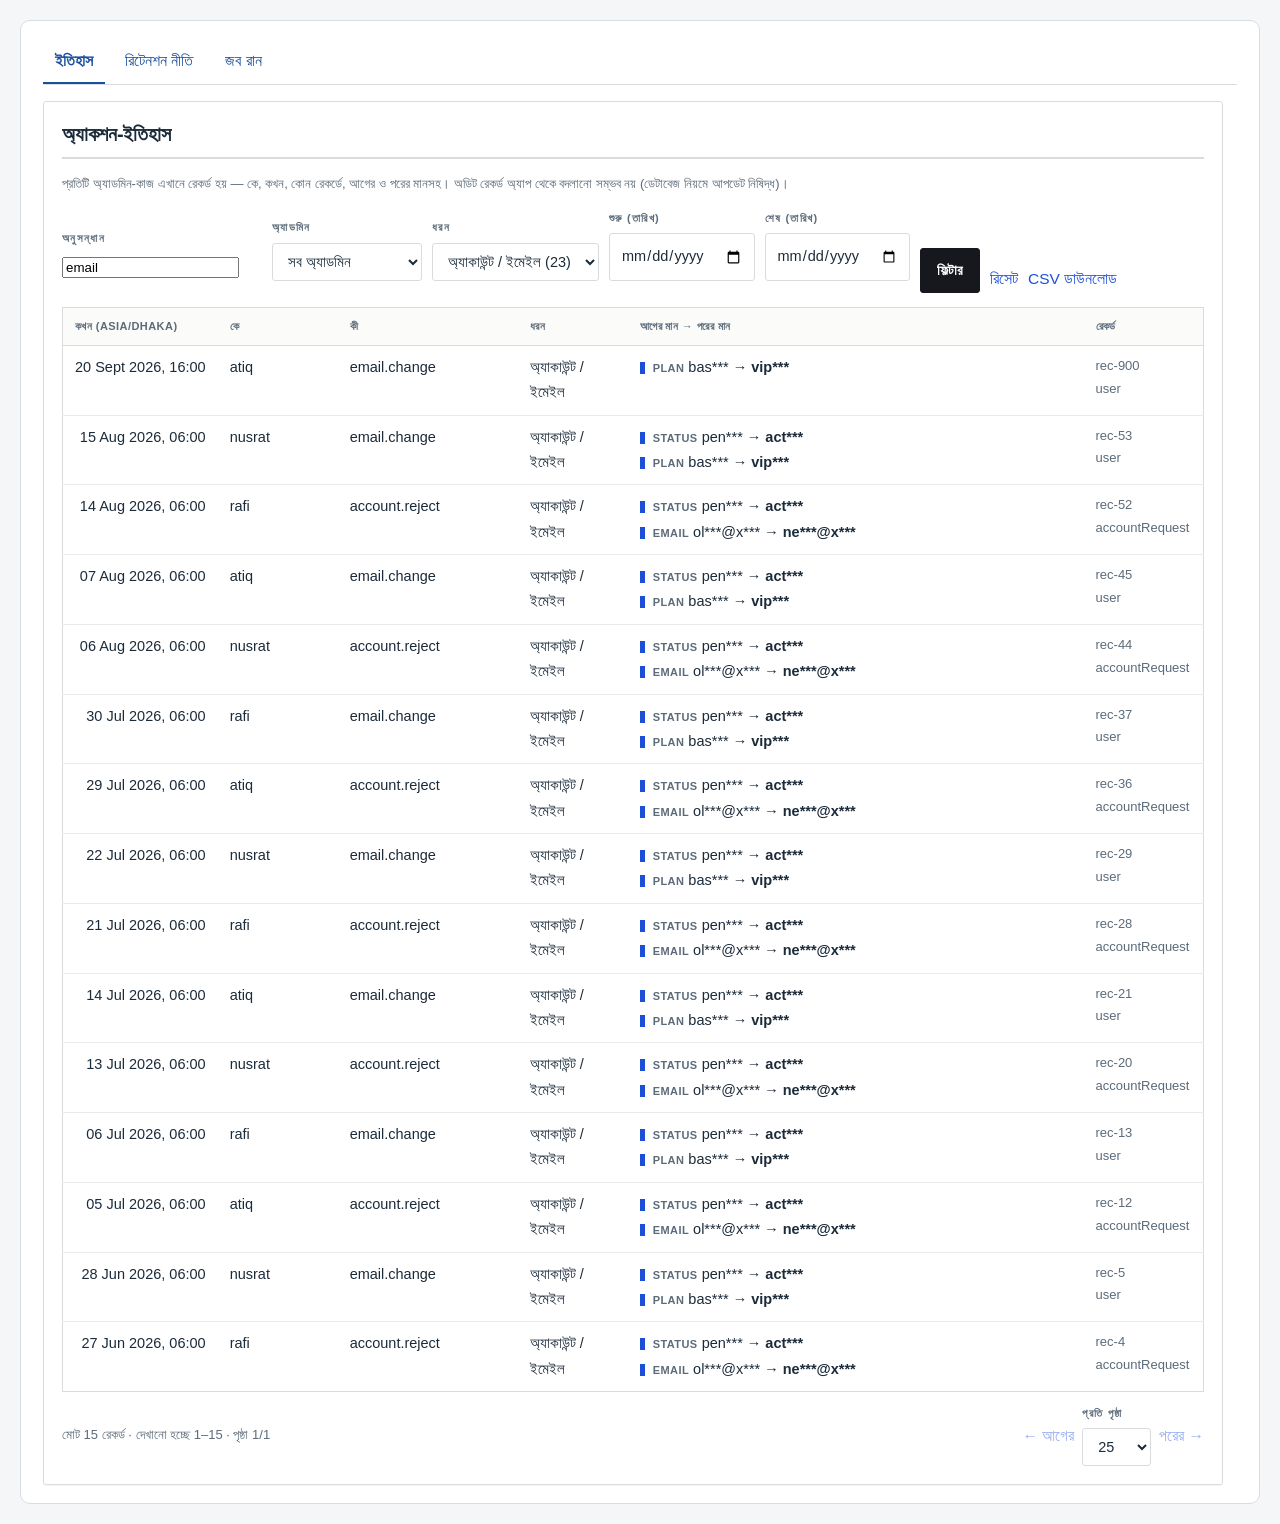
<file: ops/admin-ops-e2e/view-preview.html>
<!DOCTYPE html>
<html lang="bn"><head><meta charset="utf-8">
<meta name="viewport" content="width=device-width,initial-scale=1">
<title>NextGen Fund — অ্যাডমিন কনসোল · অ্যাকশন-ইতিহাস</title>
<style>
/* ============================================================
   NextGen Fund — design system
   Preset 04 · Fathom Information Design — scientific finance
   Calm greys + navy, hairline rules, tabular numerals,
   journal-grade charts, information density without clutter.
   ============================================================ */

:root {
  --paper: #f6f6f3;
  --surface: #ffffff;
  --ink: #1c2b3a;
  --navy: #1f3a5f;
  --navy-deep: #16283f;
  --steel: #5c6b7a;
  --faint: #5c6b7a;
  --hairline: #d9dcdf;
  --hairline-soft: #e8eaec;
  --wash: #eef0f2;
  --revenue: #2e6b5b;
  --loss: #a6452f;
  --warn: #9a6b15;
  --info-wash: #edf1f6;
  --ok-wash: #eaf2ee;
  --bad-wash: #f7ebe7;
  --warn-wash: #f7f1e3;
  --radius: 3px;
  --font: -apple-system, BlinkMacSystemFont, "Segoe UI", Roboto, "Helvetica Neue", Arial, "Noto Sans", sans-serif;
  --mono: ui-monospace, "SF Mono", "Cascadia Mono", Consolas, monospace;
}

* { box-sizing: border-box; }
html { -webkit-text-size-adjust: 100%; }
body {
  margin: 0;
  background: var(--paper);
  color: var(--ink);
  font-family: var(--font);
  font-size: 15px;
  line-height: 1.55;
}
main { display: block; }

h1, h2, h3 { line-height: 1.25; margin: 0 0 .4em; font-weight: 650; letter-spacing: -0.01em; }
h1 { font-size: 26px; }
h2 { font-size: 19px; }
h3 { font-size: 15.5px; }
p { margin: 0 0 1em; }
a { color: var(--navy); text-decoration: none; }
a:hover { text-decoration: underline; }

/* ---------- small-caps label (Fathom signature) ---------- */
.k {
  font-size: 11px;
  font-weight: 600;
  letter-spacing: .14em;
  text-transform: uppercase;
  color: var(--steel);
}
.num { font-variant-numeric: tabular-nums lining-nums; font-feature-settings: "tnum" 1; }

/* ---------- header / nav ---------- */
.site-header {
  background: var(--surface);
  border-bottom: 1px solid var(--hairline);
  position: sticky; top: 0; z-index: 40;
}
.site-header .bar {
  max-width: 1120px; margin: 0 auto; padding: 12px 20px;
  display: flex; align-items: center; gap: 18px; flex-wrap: wrap;
}
.brand { display: flex; align-items: center; gap: 10px; font-weight: 700; color: var(--ink); font-size: 16px; }
.brand:hover { text-decoration: none; }
.brand .mark { width: 28px; height: 28px; display: block; }
.brand small { color: var(--faint); font-weight: 500; }
.nav { display: flex; gap: 4px; margin-left: auto; align-items: center; flex-wrap: wrap; }
.nav a {
  padding: 7px 12px; border-radius: var(--radius); color: var(--steel); font-weight: 550; font-size: 14px;
}
.nav a:hover { color: var(--navy); background: var(--wash); text-decoration: none; }
.nav a.active { color: var(--navy); background: var(--info-wash); }
.nav .who { color: var(--faint); font-size: 13px; padding: 0 6px; }

/* ---------- layout ---------- */
.container { max-width: 1120px; margin: 0 auto; padding: 26px 20px 60px; }
.narrow { max-width: 660px; }
.grid { display: grid; gap: 14px; }
.grid.stats { grid-template-columns: repeat(auto-fit, minmax(190px, 1fr)); }
.grid.two { grid-template-columns: 1fr 1fr; }
.grid.form2 { grid-template-columns: 1fr 1fr; }
@media (max-width: 760px) {
  .grid.two, .grid.form2 { grid-template-columns: 1fr; }
  .container { padding: 18px 14px 48px; }
}

/* ---------- cards / panels ---------- */
.card {
  background: var(--surface);
  border: 1px solid var(--hairline);
  border-radius: var(--radius);
  padding: 18px;
}
.card.tight { padding: 14px; }
.card h2 { margin-bottom: 10px; }
.stat .k { display: block; margin-bottom: 6px; }
.stat .v { font-size: 26px; font-weight: 700; letter-spacing: -0.01em; }
.stat .s { color: var(--faint); font-size: 12.5px; margin-top: 4px; }
.stat.pos .v { color: var(--revenue); }
.stat.neg .v { color: var(--loss); }
.stat.navy .v { color: var(--navy); }

/* ---------- tables ---------- */
.tablewrap { overflow-x: auto; }
table.data {
  width: 100%; border-collapse: collapse; font-size: 14px; background: var(--surface);
  border: 1px solid var(--hairline);
}
table.data th {
  text-align: left; font-size: 11px; letter-spacing: .1em; text-transform: uppercase;
  color: var(--steel); font-weight: 600; padding: 9px 12px; border-bottom: 1px solid var(--hairline);
  background: #fbfbfa; white-space: nowrap;
}
table.data td { padding: 9px 12px; border-bottom: 1px solid var(--hairline-soft); vertical-align: top; }
table.data tr:last-child td { border-bottom: none; }
table.data td.n, table.data th.n { text-align: right; font-variant-numeric: tabular-nums; }
table.data tr.total td { font-weight: 700; border-top: 1px solid var(--hairline); background: #fbfbfa; }
table.data .sub { color: var(--faint); font-size: 12.5px; }

/* ---------- chips (status) ---------- */
.chip {
  display: inline-block; font-size: 11.5px; font-weight: 650; letter-spacing: .06em;
  padding: 2px 9px; border-radius: 20px; border: 1px solid transparent; white-space: nowrap;
}
.chip.pending { background: var(--warn-wash); color: var(--warn); border-color: #e7d9b8; }
.chip.verified, .chip.active, .chip.approved { background: var(--ok-wash); color: var(--revenue); border-color: #cfe2d8; }
.chip.rejected { background: var(--bad-wash); color: var(--loss); border-color: #e8cdc3; }
.chip.due { background: var(--bad-wash); color: var(--loss); border-color: #e8cdc3; }
.chip.clear { background: var(--ok-wash); color: var(--revenue); border-color: #cfe2d8; }
.chip.demo { background: var(--info-wash); color: var(--navy); border-color: #d3dde9; }
.chip.advance { background: var(--info-wash); color: var(--navy); border-color: #d3dde9; }

/* ---------- buttons ---------- */
.btn {
  display: inline-block; border: 1px solid var(--navy); background: var(--navy); color: #fff;
  font: inherit; font-size: 14px; font-weight: 600; padding: 9px 16px; border-radius: var(--radius);
  cursor: pointer; text-decoration: none; transition: background .12s ease, border-color .12s ease;
}
.btn:hover { background: var(--navy-deep); border-color: var(--navy-deep); text-decoration: none; }
.btn:active { transform: translateY(1px); }
.btn.ghost { background: transparent; color: var(--navy); }
.btn.ghost:hover { background: var(--info-wash); }
.btn.subtle { background: var(--surface); border-color: var(--hairline); color: var(--steel); }
.btn.subtle:hover { color: var(--navy); border-color: var(--navy); background: var(--surface); }
.btn.danger { background: var(--loss); border-color: var(--loss); }
.btn.danger:hover { background: #8c3a27; }
.btn.ok { background: var(--revenue); border-color: var(--revenue); }
.btn.ok:hover { background: #27594c; }
.btn.sm { padding: 5px 10px; font-size: 13px; }
.btn:disabled, .btn[aria-disabled="true"] { opacity: .5; cursor: not-allowed; }
.btn-row { display: flex; gap: 8px; flex-wrap: wrap; align-items: center; }

/* ---------- forms ---------- */
label.f { display: block; margin-bottom: 12px; }
label.f > span, .f .lbl {
  display: block; font-size: 11px; font-weight: 650; letter-spacing: .12em; text-transform: uppercase;
  color: var(--steel); margin-bottom: 5px;
}
input[type=text], input[type=email], input[type=password], input[type=number], input[type=date],
input[type=tel], input[type=file], select, textarea {
  width: 100%; padding: 9px 11px; font: inherit; font-size: 14.5px; color: var(--ink);
  background: var(--surface); border: 1px solid var(--hairline); border-radius: var(--radius);
}
input:focus-visible, select:focus-visible, textarea:focus-visible, .btn:focus-visible, a:focus-visible {
  outline: 2px solid var(--navy); outline-offset: 1px;
}
input:disabled, select:disabled, textarea:disabled { background: var(--wash); color: var(--faint); }
input[type=file] { padding: 7px; }
.hint { color: var(--faint); font-size: 12.5px; margin-top: 4px; }
.err { color: var(--loss); font-size: 13.5px; margin: 8px 0; }
.ok-msg { color: var(--revenue); font-size: 13.5px; margin: 8px 0; }

/* ---------- notices ---------- */
.notice {
  border: 1px solid var(--hairline); border-left: 3px solid var(--navy);
  background: var(--surface); padding: 12px 14px; border-radius: var(--radius); margin-bottom: 16px;
  font-size: 14px;
}
.notice.warn { border-left-color: var(--warn); background: var(--warn-wash); }
.notice.bad { border-left-color: var(--loss); background: var(--bad-wash); }
.notice.ok { border-left-color: var(--revenue); background: var(--ok-wash); }

/* ---------- footnote / asides (Fathom citation style) ---------- */
.foot {
  color: var(--faint); font-size: 12px; border-top: 1px solid var(--hairline-soft);
  padding-top: 8px; margin-top: 14px;
}
.footnote { color: var(--faint); font-size: 12.5px; }

/* ---------- tabs (admin) ---------- */
.tabs { display: flex; gap: 2px; flex-wrap: wrap; border-bottom: 1px solid var(--hairline); margin-bottom: 18px; }
.tabs button {
  border: 1px solid transparent; border-bottom: none; background: transparent; font: inherit; font-size: 14px;
  font-weight: 600; color: var(--steel); padding: 9px 14px; cursor: pointer; border-radius: var(--radius) var(--radius) 0 0;
}
.tabs button:hover { color: var(--navy); background: var(--wash); }
.tabs button[aria-selected="true"] {
  color: var(--navy); background: var(--surface); border-color: var(--hairline);
  position: relative; top: 1px;
}

/* ---------- modal / toast ---------- */
.modal-back {
  position: fixed; inset: 0; background: rgba(22, 35, 51, .45); z-index: 90;
  display: flex; align-items: center; justify-content: center; padding: 16px;
}
.modal {
  background: var(--surface); border: 1px solid var(--hairline); border-radius: var(--radius);
  max-width: 560px; width: 100%; max-height: 86vh; overflow: auto; padding: 20px;
}
.toast {
  position: fixed; left: 50%; bottom: 22px; transform: translateX(-50%);
  background: var(--navy-deep); color: #fff; font-size: 14px; padding: 10px 18px;
  border-radius: var(--radius); z-index: 99; max-width: 90vw; box-shadow: 0 4px 18px rgba(22,35,51,.25);
}
.toast.bad { background: var(--loss); }

/* ---------- chart ---------- */
.chart-wrap { background: var(--surface); border: 1px solid var(--hairline); border-radius: var(--radius); padding: 16px; }
.chart-wrap svg { display: block; width: 100%; height: auto; }
.legend { display: flex; gap: 16px; flex-wrap: wrap; margin: 4px 0 10px; }
.legend span { display: inline-flex; align-items: center; gap: 6px; font-size: 12.5px; color: var(--steel); }
.legend i { width: 11px; height: 11px; display: inline-block; border-radius: 1px; }

/* ---------- payment methods strip ---------- */
.pay-methods { display: flex; gap: 10px; flex-wrap: wrap; }
.pay-methods .pm {
  border: 1px solid var(--hairline); background: var(--surface); border-radius: var(--radius);
  padding: 10px 14px; font-weight: 650; font-size: 13.5px; color: var(--navy); min-width: 96px; text-align: center;
}
.pay-methods .pm small { display: block; font-weight: 500; color: var(--faint); font-size: 11.5px; }

/* payment clarity: numbered steps + number panel */
.pay-guide { border: 1px solid var(--hairline-soft); border-radius: var(--radius); padding: 12px 14px; margin-bottom: 14px; background: #fbfbfa; }
.pay-guide h3 { font-size: 13px; margin: 0 0 8px; }
.pay-guide ol.steps { list-style: none; counter-reset: pg; margin: 0; padding: 0; display: grid; gap: 6px; }
.pay-guide ol.steps li { counter-increment: pg; display: grid; grid-template-columns: 26px 1fr; gap: 4px 10px; align-items: baseline; padding: 4px 0; }
.pay-guide ol.steps li::before {
  content: counter(pg); grid-row: 1 / 3; width: 22px; height: 22px; border-radius: 50%;
  background: var(--navy); color: #fff; font-size: 12px; font-weight: 700;
  display: flex; align-items: center; justify-content: center; margin-top: 2px;
}
.pay-guide ol.steps strong { font-size: 13.5px; }
.pay-guide ol.steps span { font-size: 12.5px; color: var(--steel); grid-column: 2; }
#pay-numbers { display: flex; justify-content: space-between; align-items: center; gap: 10px; flex-wrap: wrap; }
#pay-numbers .num-inline { font-weight: 700; font-variant-numeric: tabular-nums; }
#pay-numbers .btn-row { margin-left: auto; }
.pay-legend { color: var(--faint); font-size: 12px; }

/* ---------- misc ---------- */
.hide { display: none !important; }
.mono { font-family: var(--mono); font-size: 13px; }
.row-flex { display: flex; gap: 10px; flex-wrap: wrap; align-items: center; }
.spread { display: flex; justify-content: space-between; align-items: baseline; gap: 10px; flex-wrap: wrap; }
.doc-view img { max-width: 100%; border: 1px solid var(--hairline); border-radius: var(--radius); }
.divider { border: none; border-top: 1px solid var(--hairline-soft); margin: 18px 0; }
.loading { color: var(--faint); padding: 30px 0; text-align: center; }
.empty {
  border: 1px dashed var(--hairline); border-radius: var(--radius); color: var(--faint);
  padding: 26px 18px; text-align: center; font-size: 14px; background: #fbfbfa;
}
ul.clean { list-style: none; margin: 0; padding: 0; }
ul.clean li { padding: 8px 0; border-bottom: 1px solid var(--hairline-soft); }
ul.clean li:last-child { border-bottom: none; }
.lang-btn { white-space: nowrap; }

/* ---------- placeholder hints visible on empty fields ---------- */
input::placeholder, textarea::placeholder {
  color: #7d8894;
  opacity: 1;
  font-size: 14px;
}
input:focus::placeholder, textarea:focus::placeholder { color: #a6b0ba; }
input[type="date"]:invalid::-webkit-datetime-edit { color: #7d8894; }

/* ---------- Bangla typography (html lang=bn) ---------- */
html[lang="bn"] body {
  font-family: "Noto Sans Bengali", "Hind Siliguri", "Nirmala UI", "SolaimanLipi", -apple-system, "Segoe UI", Roboto, Arial, sans-serif;
  line-height: 1.75;
}
html[lang="bn"] h1, html[lang="bn"] h2, html[lang="bn"] h3 { line-height: 1.45; }
html[lang="bn"] .k, html[lang="bn"] table.data th { letter-spacing: .04em; }
html[lang="bn"] .brand .mark { height: 40px; width: auto; }
.brand .mark { height: 28px; width: auto; display: block; }
.site-footer { margin-top: 24px; }
.site-footer {
  border-top: 1px solid var(--hairline); background: var(--surface);
  color: var(--faint); font-size: 12.5px;
}
.site-footer .bar { max-width: 1120px; margin: 0 auto; padding: 16px 20px; display: flex; gap: 14px; flex-wrap: wrap; justify-content: space-between; }

/* ============================================================
   RECOLOR v2 � "??? ???? ????" (Experimental Jetset adaptation)
   Every section/component gets its own bold, recognizable color.
   Added 2026-09-09. Rollback: remove this block or
   `git checkout backup/pre-jetset-2026-09-09 -- assets/css/style.css`
   Contrast checked: white-on-blue 6.4:1, white-on-green 4.9:1,
   white-on-red 5.9:1, black-on-yellow 12.6:1, white-on-black 17.9:1.
   ============================================================ */

:root {
  --j-black: #16181d;
  --j-blue: #1d4ed8;
  --j-blue-soft: #e8eefc;
  --j-green: #14713d;
  --j-green-soft: #e5f4ea;
  --j-red: #b91c1c;
  --j-red-soft: #fdeaea;
  --j-yellow: #facc15;
  --j-yellow-soft: #fdf6d8;
  --j-orange: #c2410c;
  --j-orange-soft: #fdeee3;
}

/* ---------- header & nav: black bar, Jetset style ---------- */
.site-header { background: var(--j-black); border-bottom: 4px solid var(--j-yellow); }
.site-header .brand, .site-header .brand span { color: #fff; }
.site-header .brand small { color: #b9bdc4; }
.site-header .nav a { color: #d6d9de; }
.site-header .nav a:hover { color: var(--j-black); background: var(--j-yellow); }
.site-header .nav a.active { color: var(--j-black); background: var(--j-yellow); }
.site-header .nav .who { color: #9aa0a8; }
#lang-btn { border-color: #4b5058; background: transparent; color: #fff; }
#lang-btn:hover { background: var(--j-yellow); color: var(--j-black); border-color: var(--j-yellow); }
#nav-logout { border-color: #4b5058; background: transparent; color: #ff8a80; }

/* ---------- section labels: colored underline chips ---------- */
.k { border-left: 5px solid var(--j-blue); padding-left: 8px; }
main .k { display: inline-block; }

/* ---------- headings ---------- */
h1 { font-size: 30px; letter-spacing: -0.02em; }
h2 { font-size: 20px; }
.card h2 { padding-bottom: 8px; border-bottom: 2px solid var(--hairline); margin-bottom: 14px; }

/* ---------- dashboard stat cards: one bold color each ---------- */
.card.stat { border: none; border-radius: 4px; }
.card.stat:not(.tone-yellow) .k { border-left: none; padding-left: 0; color: #fff; }
.card.stat:not(.tone-yellow) .s { color: #fff; }
.card.stat:not(.tone-yellow) .v { color: #fff !important; }
#card-meeting { background: var(--j-black); }
#card-meeting .k { color: var(--j-yellow); }
#card-meeting .s { color: #c9ccd2; }
.tone-blue { background: var(--j-blue); }
.tone-green { background: var(--j-green); }
.tone-red { background: var(--j-red); }
.tone-yellow { background: var(--j-yellow); }
.tone-yellow .k, .tone-yellow .s { color: #5c4a00 !important; }
.tone-yellow .v { color: var(--j-black) !important; }

/* portal due card state colors keep meaning */
#bal-due-card.tone-red .v, #bal-due-card.tone-green .v { color: #fff !important; }
#bal-due-card.tone-green .k, #bal-due-card.tone-red .k { color: rgba(255,255,255,.85); }
#bal-due-card.tone-green .s, #bal-due-card.tone-red .s { color: rgba(255,255,255,.8); }

/* ---------- dashboard sections: distinct bands ---------- */
.chart-wrap { border-top: 6px solid var(--j-blue); }
#month-table thead th { background: var(--j-black); color: #fff; border-bottom: none; }
table.data tr.total td { background: var(--j-yellow-soft); border-top: 2px solid var(--j-black); }

/* member & channels cards */
.sec-member { border-top: 6px solid var(--j-green); }
.sec-methods { border-top: 6px solid var(--j-yellow); }
.sec-how { border-top: 6px solid var(--j-red); }
.sec-how .pay-guide ol.steps li::before, .pay-guide ol.steps li::before { background: var(--j-blue); }

/* payment channels pills */
.pay-methods .pm { border: 2px solid var(--j-black); color: var(--j-black); font-weight: 700; }
.pay-methods .pm:nth-child(1) { background: var(--j-pink, #fdeaea); }
.pay-methods .pm:nth-child(2) { background: var(--j-yellow-soft); }
.pay-methods .pm:nth-child(3) { background: var(--j-blue-soft); }
.pay-methods .pm:nth-child(4) { background: var(--j-green-soft); }
.pay-methods .pm:nth-child(5) { background: var(--j-red-soft); }

/* how-it-works step dots: 4 colors */
.sec-how ol.steps li:nth-child(1)::before { background: var(--j-blue); }
.sec-how ol.steps li:nth-child(2)::before { background: var(--j-red); }
.sec-how ol.steps li:nth-child(3)::before { background: var(--j-green); }
.sec-how ol.steps li:nth-child(4)::before { background: var(--j-orange); }
ul.clean li strong { color: var(--j-black); }

/* ---------- buttons ---------- */
.btn { background: var(--j-black); border-color: var(--j-black); }
.btn:hover { background: #000; border-color: #000; }
.btn.ghost { background: transparent; color: var(--j-blue); border-color: var(--j-blue); }
.btn.ghost:hover { background: var(--j-blue-soft); }
.btn.ok { background: var(--j-green); border-color: var(--j-green); }
.btn.ok:hover { background: #0d5c31; }
.btn.danger { background: var(--j-red); border-color: var(--j-red); }
.btn.danger:hover { background: #991515; }
.btn.subtle { background: #fff; border-color: var(--hairline); color: var(--ink); }
.btn.subtle:hover { border-color: var(--j-black); }

/* ---------- chips: stronger, still meaningful ---------- */
.chip.pending { background: var(--j-yellow); color: #5c4a00; border-color: var(--j-yellow); }
.chip.verified, .chip.active, .chip.approved { background: var(--j-green); color: #fff; border-color: var(--j-green); }
.chip.rejected { background: var(--j-red); color: #fff; border-color: var(--j-red); }
.chip.due { background: var(--j-red-soft); color: var(--j-red); border-color: var(--j-red); }
.chip.demo { background: #fff; color: var(--j-blue); border: 2px dashed var(--j-blue); }
.chip.advance { background: var(--j-blue-soft); color: var(--j-blue); border-color: var(--j-blue); }

/* ---------- links & notices ---------- */
a { color: var(--j-blue); }
.notice { border-left-width: 5px; }
.notice.warn { border-left-color: var(--j-yellow); background: var(--j-yellow-soft); }
.notice.bad { border-left-color: var(--j-red); background: var(--j-red-soft); }
.notice.ok { border-left-color: var(--j-green); background: var(--j-green-soft); }

/* ---------- admin tabs: colored active ---------- */
.tabs button[aria-selected="true"] { border-bottom: 3px solid var(--j-blue); color: var(--j-black); font-weight: 700; }

/* ---------- footer ---------- */
.site-footer { background: var(--j-black); border-top: 4px solid var(--j-yellow); }
.site-footer .bar { color: #b9bdc4; }
.site-footer a { color: var(--j-yellow); }

/* ---------- typography polish ---------- */
body { font-size: 15.5px; line-height: 1.6; }
.card { box-shadow: 0 1px 0 rgba(22,24,29,.04); }
.stat .v { font-size: 28px; }
table.data { font-size: 14.5px; }
.hint, .footnote { font-size: 13px; color: var(--faint); }

/* ---------- keep light on very small screens ---------- */
@media (max-width: 480px) {
  .card.stat .v { font-size: 24px; }
  h1 { font-size: 26px; }
}

/* tone-black generic (used by monthly-due card etc.) */
.tone-black { background: var(--j-black); }
.tone-black .k { color: var(--j-yellow) !important; }
.tone-black .s { color: #c9ccd2 !important; }
.tone-black .v { color: #fff !important; }

/* ---- avatars: the uploaded picture, with the initials of the name as the fallback ----
   The initials are the element's own text and the picture is layered on top, so a missing or
   broken picture simply leaves the initials visible instead of a broken-image icon. */
.av {
  position: relative; display: inline-flex; align-items: center; justify-content: center;
  border-radius: 50%; overflow: hidden; flex: 0 0 auto; margin-right: 8px;
  background: var(--wash, #eef1f6); color: var(--ink-2, #3c4653);
  font-weight: 700; letter-spacing: .02em; vertical-align: middle;
}
.av img { position: absolute; inset: 0; width: 100%; height: 100%; object-fit: cover; }
.doc-view .doc-row { display: flex; gap: 12px; align-items: flex-start; }
.doc-view .doc-thumb { max-height: 120px; max-width: 180px; border-radius: 8px; border: 1px solid var(--line, #e2e6ee); }
.doc-view .doc-ico { display: inline-flex; align-items: center; justify-content: center; width: 72px; height: 72px; border-radius: 8px; background: var(--wash, #eef1f6); font-weight: 700; }
.doc-view .doc-meta { display: flex; flex-direction: column; gap: 2px; }

/* ---- the profile-picture view (admin + portal) ---- */
.pf-view { display: flex; gap: 16px; align-items: flex-start; flex-wrap: wrap; }
.pf-view .pf-big {
  width: 168px; height: 168px; object-fit: cover; border-radius: 12px;
  border: 1px solid var(--line, #e2e6ee); background: var(--wash, #eef1f6);
}
.pf-meta { flex: 1 1 240px; min-width: 220px; }
.av[data-av-failed] { outline: 1px dashed var(--line, #cfd6e0); }
@media (max-width: 520px) {
  .pf-view .pf-big { width: 120px; height: 120px; }
  .pf-view { gap: 12px; }
}

/* a field that failed validation keeps a visible red ring until it is corrected */
.f input.bad, .f select.bad { border-color: var(--loss, #b4553f); box-shadow: 0 0 0 2px rgba(180,85,63,.12); }

body{background:#f5f6f8;margin:0;padding:20px}
.shotframe{max-width:1240px;margin:0 auto;background:#fff;border:1px solid #d9dcE1;border-radius:10px;padding:18px 22px}
.shottabs{display:flex;gap:8px;border-bottom:1px solid #d9dcE1;margin:0 0 16px}
.shottabs button{background:none;border:0;border-bottom:2px solid transparent;padding:8px 12px;font:inherit;color:#1a4f9c;cursor:pointer}
.shottabs button[aria-selected="true"]{border-bottom-color:#1a4f9c;font-weight:700}
</style></head><body>
<div class="shotframe"><div class="shottabs"><button role="tab" data-tab="ইতিহাস" aria-selected="true">ইতিহাস</button><button role="tab" data-tab="রিটেনশন নীতি" aria-selected="false">রিটেনশন নীতি</button><button role="tab" data-tab="জব রান" aria-selected="false">জব রান</button></div>
<div class="card" style="max-width:1180px"><h2>অ্যাকশন-ইতিহাস</h2><p class="footnote">প্রতিটি অ্যাডমিন-কাজ এখানে রেকর্ড হয় — কে, কখন, কোন রেকর্ডে, আগের ও পরের মানসহ। অডিট রেকর্ড অ্যাপ থেকে বদলানো সম্ভব নয় (ডেটাবেজ নিয়মে আপডেট নিষিদ্ধ)।</p><div id="ah-wrap"><form id="ah-filters" class="row-flex" style="flex-wrap:wrap;gap:10px;align-items:flex-end;margin:0 0 14px"><label class="f" style="min-width:200px"><span>অনুসন্ধান</span><input type="search" id="ah-q" value="email" placeholder="নাম, ইমেইল, অ্যাকশন, রেকর্ড…"></label><label class="f" style="min-width:150px"><span>অ্যাডমিন</span><select id="ah-actor"><option value="">সব অ্যাডমিন</option><option value="atiq">atiq (21)</option><option value="nusrat">nusrat (20)</option><option value="rafi">rafi (20)</option></select></label><label class="f" style="min-width:150px"><span>ধরন</span><select id="ah-group"><option value="">সব ধরন</option><option value="account" selected>অ্যাকাউন্ট / ইমেইল (23)</option><option value="member">সদস্য (24)</option><option value="payment">পেমেন্ট (0)</option><option value="settings">সেটিংস (0)</option><option value="auth">লগইন / নিরাপত্তা (14)</option><option value="job">সময়ভিত্তিক জব (0)</option><option value="db">ডেটাবেজ (0)</option></select></label><label class="f"><span>শুরু (তারিখ)</span><input type="date" id="ah-from" value=""></label><label class="f"><span>শেষ (তারিখ)</span><input type="date" id="ah-to" value=""></label><button class="btn" type="submit" id="ah-apply">ফিল্টার</button><a href="#" id="ah-reset">রিসেট</a><a href="#" id="ah-csv">CSV ডাউনলোড</a></form><table class="data" id="ah-table"><thead><tr><th style="width:132px">কখন (Asia/Dhaka)</th><th style="width:120px">কে</th><th style="width:180px">কী</th><th style="width:110px">ধরন</th><th>আগের মান → পরের মান</th><th style="width:120px">রেকর্ড</th></tr></thead><tbody><tr><td class="n" style="white-space:nowrap">20 Sept 2026, 16:00</td><td>atiq</td><td>email.change</td><td>অ্যাকাউন্ট / ইমেইল</td><td><div><span class="k">plan</span> bas*** → <strong>vip***</strong></div></td><td class="footnote">rec-900<br>user</td></tr><tr><td class="n" style="white-space:nowrap">15 Aug 2026, 06:00</td><td>nusrat</td><td>email.change</td><td>অ্যাকাউন্ট / ইমেইল</td><td><div><span class="k">status</span> pen*** → <strong>act***</strong></div><div><span class="k">plan</span> bas*** → <strong>vip***</strong></div></td><td class="footnote">rec-53<br>user</td></tr><tr><td class="n" style="white-space:nowrap">14 Aug 2026, 06:00</td><td>rafi</td><td>account.reject</td><td>অ্যাকাউন্ট / ইমেইল</td><td><div><span class="k">status</span> pen*** → <strong>act***</strong></div><div><span class="k">email</span> ol***@x*** → <strong>ne***@x***</strong></div></td><td class="footnote">rec-52<br>accountRequest</td></tr><tr><td class="n" style="white-space:nowrap">07 Aug 2026, 06:00</td><td>atiq</td><td>email.change</td><td>অ্যাকাউন্ট / ইমেইল</td><td><div><span class="k">status</span> pen*** → <strong>act***</strong></div><div><span class="k">plan</span> bas*** → <strong>vip***</strong></div></td><td class="footnote">rec-45<br>user</td></tr><tr><td class="n" style="white-space:nowrap">06 Aug 2026, 06:00</td><td>nusrat</td><td>account.reject</td><td>অ্যাকাউন্ট / ইমেইল</td><td><div><span class="k">status</span> pen*** → <strong>act***</strong></div><div><span class="k">email</span> ol***@x*** → <strong>ne***@x***</strong></div></td><td class="footnote">rec-44<br>accountRequest</td></tr><tr><td class="n" style="white-space:nowrap">30 Jul 2026, 06:00</td><td>rafi</td><td>email.change</td><td>অ্যাকাউন্ট / ইমেইল</td><td><div><span class="k">status</span> pen*** → <strong>act***</strong></div><div><span class="k">plan</span> bas*** → <strong>vip***</strong></div></td><td class="footnote">rec-37<br>user</td></tr><tr><td class="n" style="white-space:nowrap">29 Jul 2026, 06:00</td><td>atiq</td><td>account.reject</td><td>অ্যাকাউন্ট / ইমেইল</td><td><div><span class="k">status</span> pen*** → <strong>act***</strong></div><div><span class="k">email</span> ol***@x*** → <strong>ne***@x***</strong></div></td><td class="footnote">rec-36<br>accountRequest</td></tr><tr><td class="n" style="white-space:nowrap">22 Jul 2026, 06:00</td><td>nusrat</td><td>email.change</td><td>অ্যাকাউন্ট / ইমেইল</td><td><div><span class="k">status</span> pen*** → <strong>act***</strong></div><div><span class="k">plan</span> bas*** → <strong>vip***</strong></div></td><td class="footnote">rec-29<br>user</td></tr><tr><td class="n" style="white-space:nowrap">21 Jul 2026, 06:00</td><td>rafi</td><td>account.reject</td><td>অ্যাকাউন্ট / ইমেইল</td><td><div><span class="k">status</span> pen*** → <strong>act***</strong></div><div><span class="k">email</span> ol***@x*** → <strong>ne***@x***</strong></div></td><td class="footnote">rec-28<br>accountRequest</td></tr><tr><td class="n" style="white-space:nowrap">14 Jul 2026, 06:00</td><td>atiq</td><td>email.change</td><td>অ্যাকাউন্ট / ইমেইল</td><td><div><span class="k">status</span> pen*** → <strong>act***</strong></div><div><span class="k">plan</span> bas*** → <strong>vip***</strong></div></td><td class="footnote">rec-21<br>user</td></tr><tr><td class="n" style="white-space:nowrap">13 Jul 2026, 06:00</td><td>nusrat</td><td>account.reject</td><td>অ্যাকাউন্ট / ইমেইল</td><td><div><span class="k">status</span> pen*** → <strong>act***</strong></div><div><span class="k">email</span> ol***@x*** → <strong>ne***@x***</strong></div></td><td class="footnote">rec-20<br>accountRequest</td></tr><tr><td class="n" style="white-space:nowrap">06 Jul 2026, 06:00</td><td>rafi</td><td>email.change</td><td>অ্যাকাউন্ট / ইমেইল</td><td><div><span class="k">status</span> pen*** → <strong>act***</strong></div><div><span class="k">plan</span> bas*** → <strong>vip***</strong></div></td><td class="footnote">rec-13<br>user</td></tr><tr><td class="n" style="white-space:nowrap">05 Jul 2026, 06:00</td><td>atiq</td><td>account.reject</td><td>অ্যাকাউন্ট / ইমেইল</td><td><div><span class="k">status</span> pen*** → <strong>act***</strong></div><div><span class="k">email</span> ol***@x*** → <strong>ne***@x***</strong></div></td><td class="footnote">rec-12<br>accountRequest</td></tr><tr><td class="n" style="white-space:nowrap">28 Jun 2026, 06:00</td><td>nusrat</td><td>email.change</td><td>অ্যাকাউন্ট / ইমেইল</td><td><div><span class="k">status</span> pen*** → <strong>act***</strong></div><div><span class="k">plan</span> bas*** → <strong>vip***</strong></div></td><td class="footnote">rec-5<br>user</td></tr><tr><td class="n" style="white-space:nowrap">27 Jun 2026, 06:00</td><td>rafi</td><td>account.reject</td><td>অ্যাকাউন্ট / ইমেইল</td><td><div><span class="k">status</span> pen*** → <strong>act***</strong></div><div><span class="k">email</span> ol***@x*** → <strong>ne***@x***</strong></div></td><td class="footnote">rec-4<br>accountRequest</td></tr></tbody></table><div class="row-flex" style="justify-content:space-between;align-items:center;margin-top:12px;gap:12px;flex-wrap:wrap"><span class="footnote">মোট 15 রেকর্ড · দেখানো হচ্ছে 1–15 · পৃষ্ঠা 1/1</span><span class="row-flex" style="gap:8px;align-items:center"><a href="#" id="ah-prev" aria-disabled="true" style="opacity:.45;pointer-events:none">← আগের</a><label class="f" style="margin:0"><span>প্রতি পৃষ্ঠা</span><select id="ah-size"><option value="10">10</option><option value="25" selected>25</option><option value="50">50</option><option value="100">100</option></select></label><a href="#" id="ah-next" aria-disabled="true" style="opacity:.45;pointer-events:none">পরের →</a></span></div></div></div>
</div></body></html>
</file>
